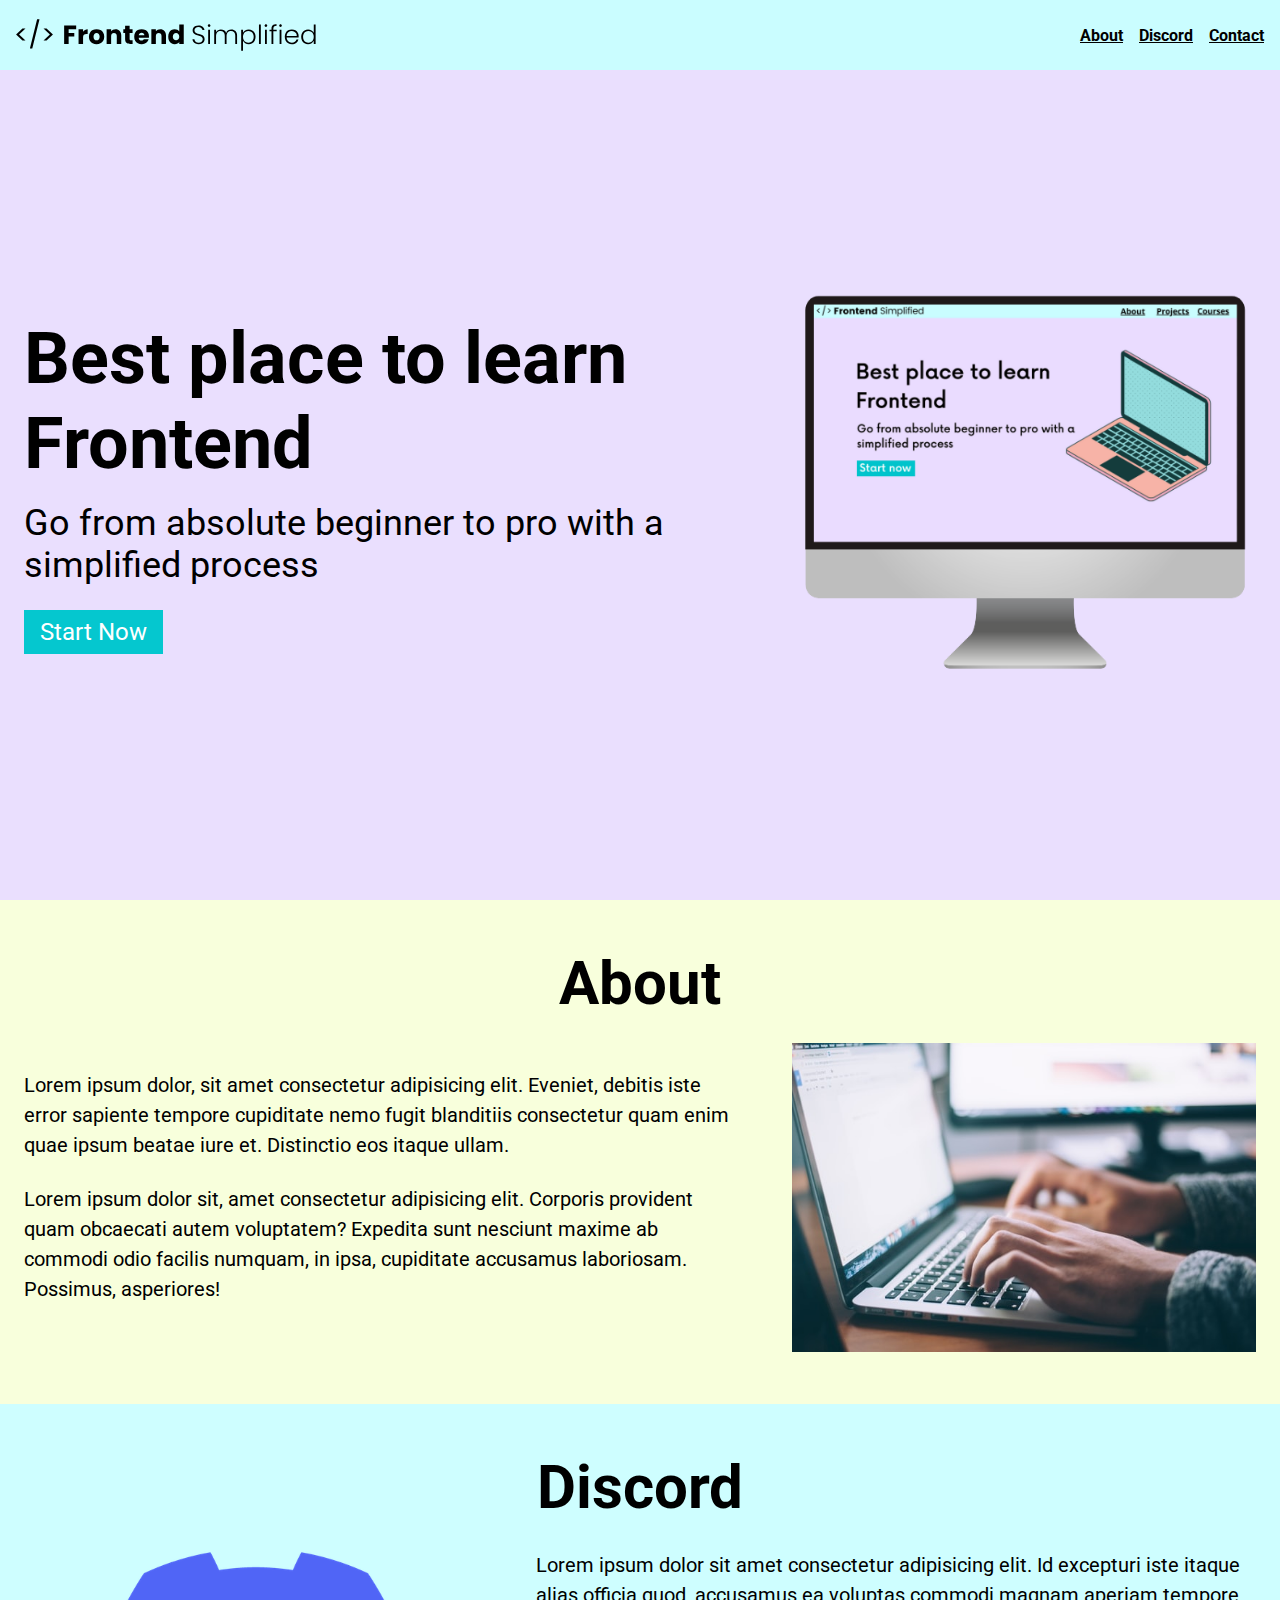
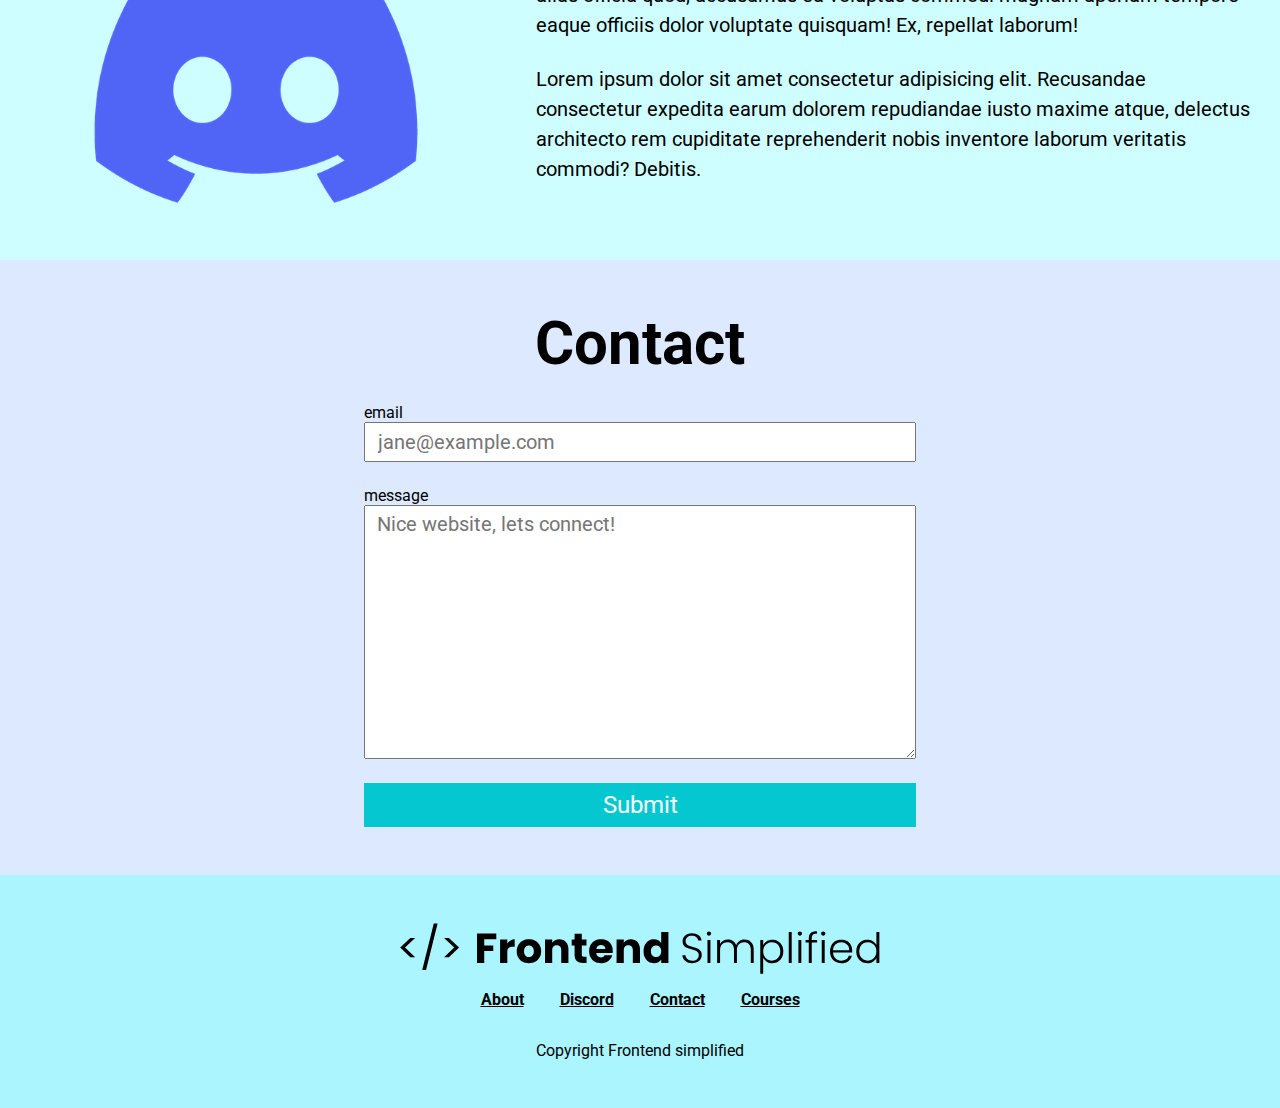
<file: index.html>
<!DOCTYPE html>
<html lang="en">
  <head>
    <meta charset="UTF-8" />
    <meta http-equiv="X-UA-Compatible" content="IE=edge" />
    <meta name="viewport" content="width=device-width, initial-scale=1.0" />
    <title>Document</title>
    <link rel="stylesheet" href="styles.css" />
  </head>
  <body>
    <section>
      <nav>
        <img src="./assets/FES.svg" class="logo" alt="" />
        <ul>
          <li><a href="#about">About</a></li>
          <li><a href="#discord">Discord</a></li>
          <li><a href="#contact">Contact</a></li>
        </ul>
      </nav>
      <header>
        <div class="row">
          <div class="home__description">
            <h1>Best place to learn Frontend</h1>
            <p class="subheader">
              Go from absolute beginner to pro with a simplified process
            </p>
                <button class="home__description--button">Start Now</button>
          </div>
          <figure>
            <img src="./assets/laptop.png" alt="Home page image" />
          </figure>
        </div>
      </header>
    </section>
    <main>
      <section id="about">
        <h2>About</h2>
        <div class="row">
          <div class="section_description">
            <div class="section__description--wrapper">
              <p class="section__description--para">
                Lorem ipsum dolor, sit amet consectetur adipisicing elit.
                Eveniet, debitis iste error sapiente tempore cupiditate nemo
                fugit blanditiis consectetur quam enim quae ipsum beatae iure
                et. Distinctio eos itaque ullam.
              </p>
              <p class="section__description--para">
                Lorem ipsum dolor sit, amet consectetur adipisicing elit.
                Corporis provident quam obcaecati autem voluptatem? Expedita
                sunt nesciunt maxime ab commodi odio facilis numquam, in ipsa,
                cupiditate accusamus laboriosam. Possimus, asperiores!
              </p>
            </div>
            <figure class="about__image--wrapper">
              <img src="./assets/about.jpg" alt="" />
            </figure>
          </div>
        </div>
      </section>

      <section id="discord">
        <h2>Discord</h2>
        <div class="row">
          <div class="section_description">
            <figure class="about__image--wrapper">
              <img src="./assets/discord.png" alt="Discord" />
            </figure>
            <div class="section__description--wrapper">
              <p class="section__description--para">
                Lorem ipsum dolor sit amet consectetur adipisicing elit. Id
                excepturi iste itaque alias officia quod, accusamus ea voluptas
                commodi magnam aperiam tempore eaque officiis dolor voluptate
                quisquam! Ex, repellat laborum!
              </p>
              <p class="section__description--para">
                Lorem ipsum dolor sit amet consectetur adipisicing elit.
                Recusandae consectetur expedita earum dolorem repudiandae iusto
                maxime atque, delectus architecto rem cupiditate reprehenderit
                nobis inventore laborum veritatis commodi? Debitis.
              </p>
            </div>
          </div>
        </div>
      </section>

      <section id="contact">
        <h2>Contact</h2>
        <form action="">
          <label for="email">email</label>
          <input type="email" placeholder="jane@example.com" />
          <label for="message">message</label>
          <textarea
            name="message"
            id=""
            cols="30"
            rows="10"
            placeholder="Nice website, lets connect!"
          ></textarea>
          <button>Submit</button>
        </form>
      </section>
    </main>
    <footer>
      <img class="footer__logo" src="./assets/FES.svg" alt="" />
      <div class="footer__links">
        <a class="footer__link" href="#about">About</a>
        <a class="footer__link" href="#discord">Discord</a>
        <a class="footer__link" href="#contact">Contact</a>
        <a class="footer__link" href="#courses">Courses</a>
      </div>
      <p>Copyright Frontend simplified</p>
    </footer>
  </body>
</html>
</file>
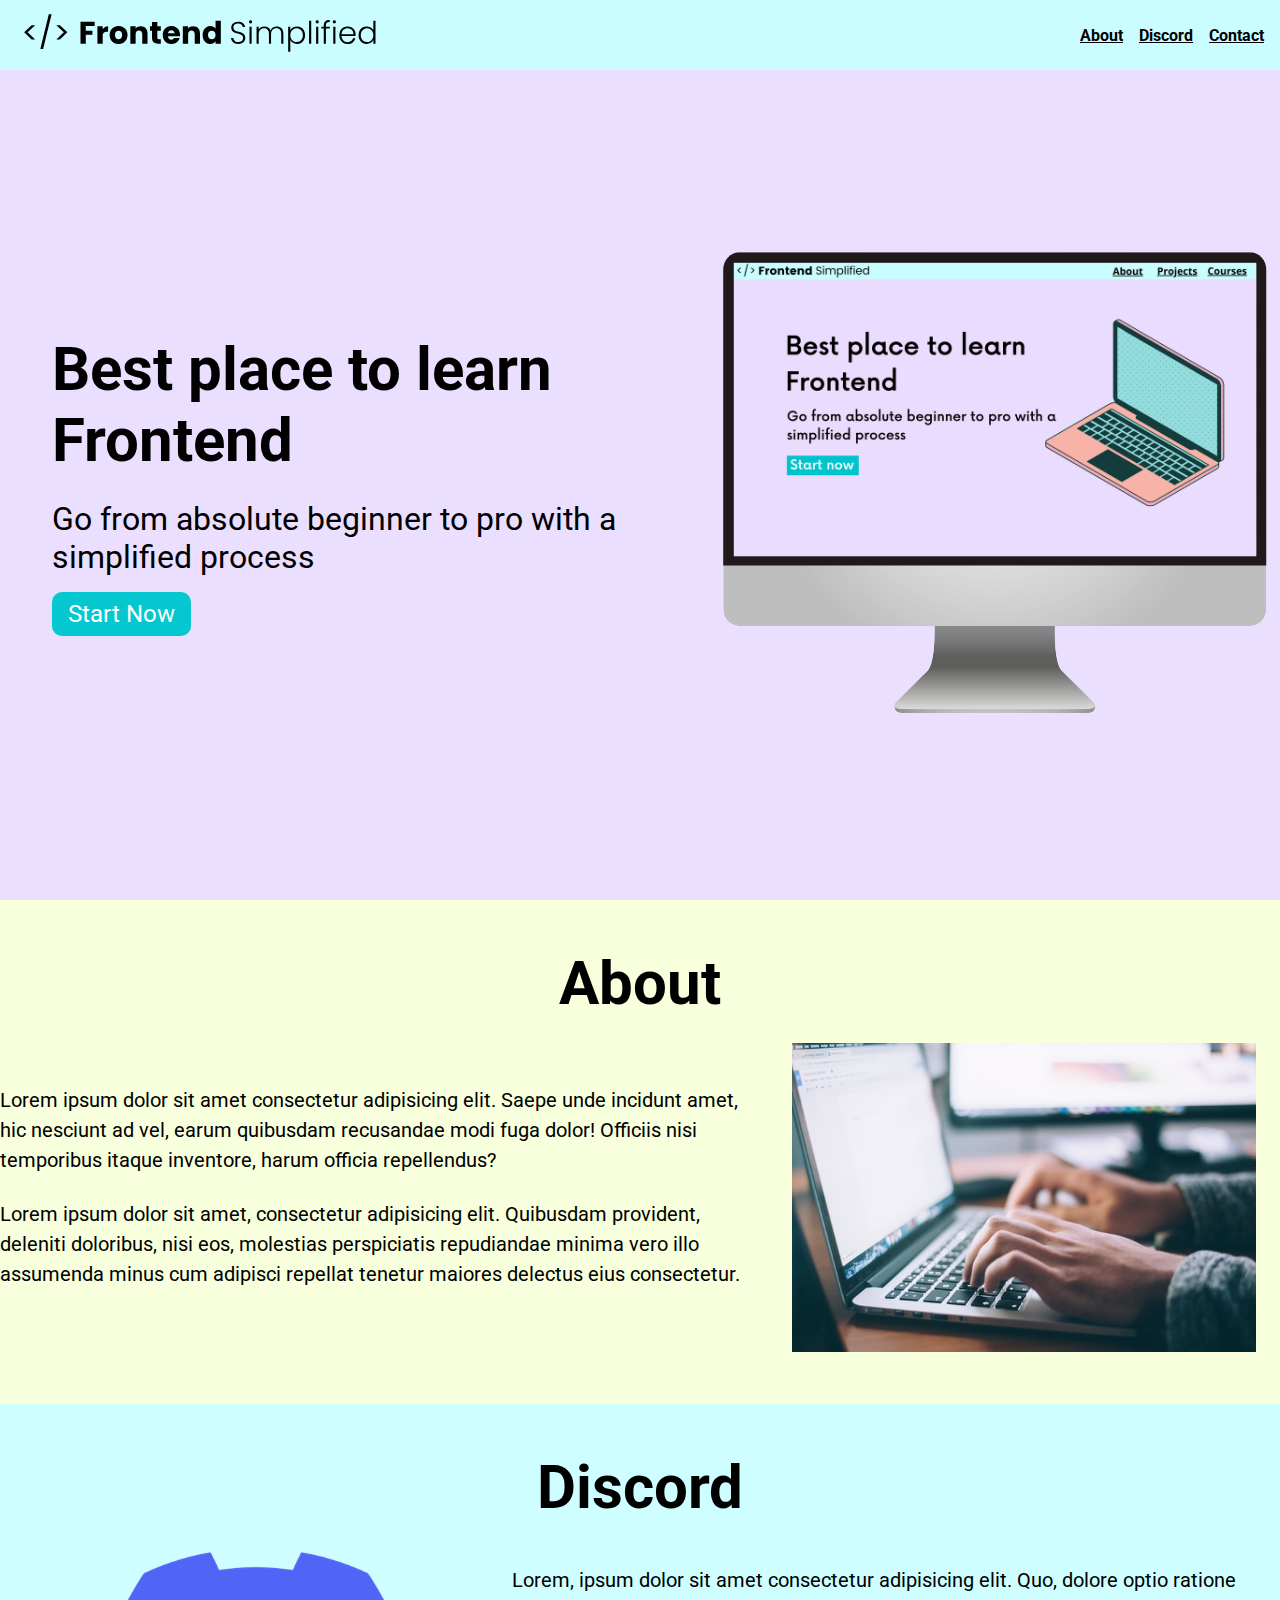
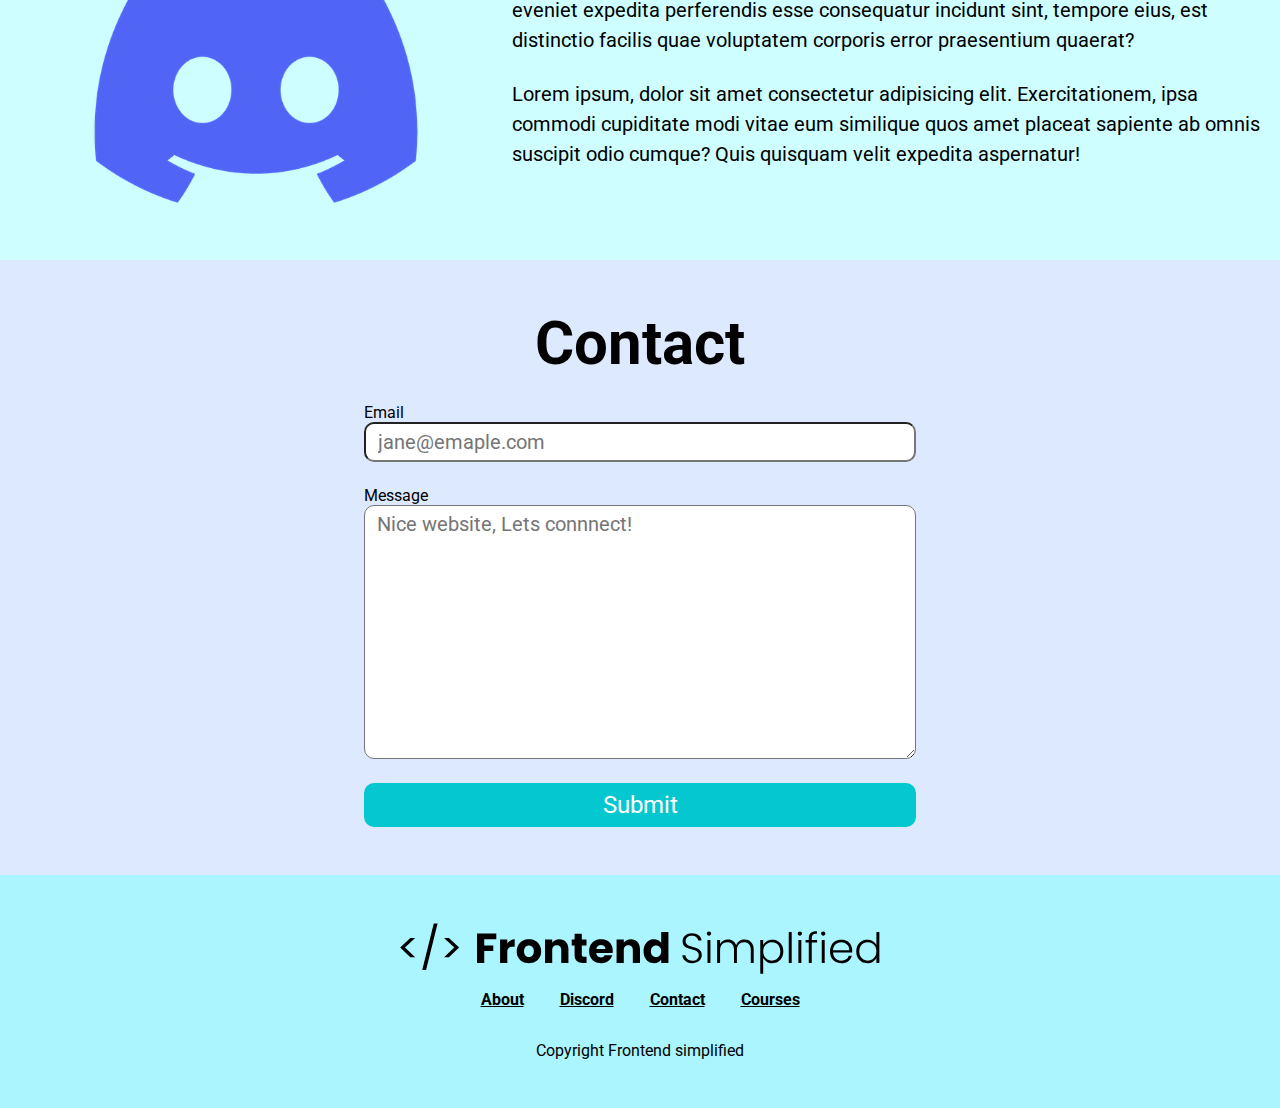
<file: index1.html>
<!DOCTYPE html>
<html lang="en">
  <head>
    <meta charset="UTF-8" />
    <meta http-equiv="X-UA-Compatible" content="IE=edge" />
    <meta name="viewport" content="width=device-width, initial-scale=1.0" />
    <title>Document</title>
    <link rel="stylesheet" href="styles1.css" />
  </head>
  <body>
    <nav>
      <figure>
        <img src="./assets/FES.svg" class="logo" alt="" />
      </figure>
      <ul>
        <li><a href="#about">About</a></li>
        <li><a href="#discord">Discord</a></li>
        <li><a href="#contact">Contact</a></li>
      </ul>
    </nav>
    <section id="home">
      <div class="home-wrapper">
        <div class="row">
          <div class="home-description-wrap">
            <h1>Best place to learn Frontend</h1>
            <p class="home-description-para">
              Go from absolute beginner to pro with a simplified process
            </p>
            <button class="home__description--button">Start Now</button>
          </div>
          <figure>
            <img src="./assets/laptop.png" alt="" />
          </figure>
        </div>
      </div>
    </section>
    <main>
      <section id="about">
        <h2>About</h2>
        <div class="row">
          <div class="section-description">
            <div class="section-description-wrapper">
              <p class="section-description-para">
                Lorem ipsum dolor sit amet consectetur adipisicing elit. Saepe
                unde incidunt amet, hic nesciunt ad vel, earum quibusdam
                recusandae modi fuga dolor! Officiis nisi temporibus itaque
                inventore, harum officia repellendus?
              </p>
              <p class="section-description-para">
                Lorem ipsum dolor sit amet, consectetur adipisicing elit.
                Quibusdam provident, deleniti doloribus, nisi eos, molestias
                perspiciatis repudiandae minima vero illo assumenda minus cum
                adipisci repellat tenetur maiores delectus eius consectetur.
              </p>
            </div>
            <figure class="about-img-wrapper">
              <img src="./assets/about.jpg" alt="" />
            </figure>
          </div>
        </div>
      </section>
      <section id="discord">
        <h2>Discord</h2>
        <div class="row">
            <div class="section-description">

                
                <figure class="about-img-wrapper">
                    <img src="./assets/discord.png" alt="" />
                </figure>
                <div class="section-description-wrapper">
                    <p class="section-description-para">
                        Lorem, ipsum dolor sit amet consectetur adipisicing elit. Quo,
                        dolore optio ratione eveniet expedita perferendis esse consequatur
                        incidunt sint, tempore eius, est distinctio facilis quae voluptatem
                        corporis error praesentium quaerat?
                    </p>
                    <p class="section-description-para">
                        Lorem ipsum, dolor sit amet consectetur adipisicing elit.
                        Exercitationem, ipsa commodi cupiditate modi vitae eum similique
                        quos amet placeat sapiente ab omnis suscipit odio cumque? Quis
                        quisquam velit expedita aspernatur!
                    </p>
                </div>
            </div>
        </div>
      </section>
      <section id="contact">
        <h2>Contact</h2>
        <div class="form">
          <form action="">
            <label for="">Email</label>
            <input
              type="email"
              name="Email"
              id=""
              placeholder="jane@emaple.com"
            />
            <label for="">Message</label>
            <textarea
              name="message"
              id=""
              cols="30"
              rows="10"
              placeholder="Nice website, Lets connnect!"
            ></textarea>
            <button>Submit</button>
          </form>
        </div>
      </section>
    </main>
    <footer>
       
            <img class="footer-logo" src="./assets/FES.svg" alt="">
  
        <div class="nav-links">
            <a class="footer-link" href="#about">About</a>
            <a class="footer-link" href="discord">Discord</a>
            <a class="footer-link" href="#contact">Contact</a>
            <a class="footer-link" href="#courses">Courses</a>
        </div>
        <p>Copyright Frontend simplified</p>
    </footer>
  </body>
</html>
</file>
<file: styles.css>
@import url("https://fonts.googleapis.com/css2?family=Roboto:wght@300;400;500;700&display=swap");
* {
  box-sizing: border-box;
  padding: 0;
  margin: 0;
  font-family: "Roboto", sans-serif;
}

nav {
  height: 70px;
  display: flex;
  justify-content: space-between;
  align-items: center;
  padding: 0 16px;
  background-color: #cafdff;
}

header {
  background-color: #eadffe;
  height: calc(100ch - 70px);
  padding: 24px;
  display: flex;
  justify-content: center;
  align-items: center;
}
h1 {
  font-size: 72px;
}
.subheader {
  font-size: 36px;
  margin: 16px 0 24px 0;
}
button {
  background-color: #05c7cf;
  color: white;
  border: 0;
  padding: 8px 16px;
  font-size: 24px;
  cursor: pointer;
  transition: 600ms;
}
button:hover{
    border-radius: 15px;
    background-color: #084f51;
    transform: translatey(10px);
    margin-bottom: 10px;
    border: 10px solid white;
}

a {
  color: #000;
  font-size: 24;
  font-weight: 700;
}
.logo {
  width: 300px;
}

ul {
  display: flex;
}
li {
  list-style-type: none;
  padding-left: 16px;
}
.row {
  width: 100%;
  max-width: 1300px;
  display: flex;
  justify-content: center;
  align-items: center;
  margin: 0 auto;
}

#about,
#discord,
#contact,
footer {
  padding: 48px 0;
}

/*

ABOUT

*/

#about {
  background-color: #f8ffdc;
}

h2 {
  font-size: 60px;
  text-align: center;
  margin-bottom: 24px;
}
.section_description {
  display: flex;
  justify-content: space-between;
  align-items: center;
}

.about__image--wrapper {
  width: 40%;
}
img {
  width: 100%;
}
.section__description--wrapper {
  width: 60%;
}

.about__image--wrapper,
.section__description--wrapper {
  padding: 0 24px;
}
.section__description--para {
  font-size: 20px;
  line-height: 1.5;
  margin-bottom: 24px;
}

/*

Discord

*/

#discord {
  background-color: #cefeff;
}

.section_discord-description {
  display: flex;
  justify-content: space-between;
}

/*

Contact

*/

#contact {
  background-color: #dce9ff;
}
form {
  width: 100%;
  max-width: 600px;
  margin: 0 auto;
  display: flex;
  flex-direction: column;
  padding: 0 24px;
}

input,
textarea {
  margin-bottom: 24px;
  font-size: 20px;
  padding: 6px 12px;
}

/*

Footer

*/

footer {
  background-color: #aaf5ff;
  display: flex;
  flex-direction: column;
  align-items: center;
}
.footer__logo {
  max-width: 480px;
  margin-bottom: 16px;
}

.footer__links {
  margin-bottom: 32px;
}
.footer__link {
  padding: 0 16px;
}

/* Small Phone s, Tablets, Larger Smartphones */
@media (max-width: 728px) {
    .row{
        flex-direction: column;
    }
    .home__description{
        margin-bottom: 24px;
        display: flex;
        flex-direction: column;
        align-items: center;
    }
    .home__description--button{
        max-width: 240px;
    }
    h1{
        text-align: center;
        font-size: 60px;
    }

    .subheader{
        text-align: center;
        font-size: 28px;
    }
    .section_description{
        flex-direction: column;
    }
    .section__description--wrapper{
        width: 100%;
    }
    .about__image--wrapper{
        width: 100%;
    }
    ul{
        display: none;
    }
    #discord .section_description{
        flex-direction: column-reverse;
    }
    .footer__logo{
        padding: 0 24px;
    }

    .footer__link{
        padding: 0 12px;
    }
    .footer__links{
        margin-bottom: 24px;
    }
}
</file>
<file: styles1.css>
@import url("https://fonts.googleapis.com/css2?family=Roboto:wght@300;400;500;700&display=swap");
* {
  box-sizing: border-box;
  padding: 0;
  margin: 0;
  font-family: "Roboto", sans-serif;
}
.logo{
  max-width: 400px;
  padding: 24px;
}
nav{
  max-height: 70px;
  display: flex;
  justify-content: space-between;
  align-items: center;
  background-color: #cafdff;
}
ul{
  display: flex;
  list-style: none;
  
}
a{
  font-size: 16px;
  font-weight: 700;
  padding-right: 16px;
  color: black;
}

.home-wrapper{
  display: flex;
  justify-content: space-between;
  align-items: center;
  height: calc(100vh - 70px);
  background-color: #eadffe;
}

.row{
  width: 100%;
  max-width: 1300px;
  display: flex;
  justify-content: space-between;
  align-items: center;
  margin: 0 auto;

}

.home-description-wrap{
  width: 100%;
  max-width: 600px;
  margin: 0 auto;
}

h1{
  font-size: 60px;
  margin-bottom: 24px;
}
.home-description-para{
  font-size: 32px;
  margin-bottom: 16px;
}
button{
padding: 8px 16px;
  font-size: 24px;
  color: white;
  background-color: #05c7cf;
  cursor: pointer;
  border: none;
  border-radius: 10px;
}


/*

ABOUT

*/

#about{
  padding: 48px 0;
  background-color: #f8ffdc;
}

h2{
  font-size: 60px;
  text-align: center;
  margin-bottom: 24px;
}
.section-description{
  display: flex;
  justify-content: space-between;
  align-items: center;
}
.section-description-wrapper{
  width: 60%;
}
.section-description-para{
  line-height: 1.5;
  font-size: 20px;
  margin-bottom: 24px;
  
  
}
p{

}

.about-img-wrapper{
  width: 40%;
  padding: 0 24px;
}

img{
  width: 100%;
}


/*

DISCORD

*/

#discord{
  background-color: #cefeff;
  padding: 48px 0;
}

/*

Contact

*/
#contact{
  background-color: #dce9ff;
  padding: 48px 0;
}
form{
  display: flex;
  flex-direction: column;
  width: 100%;
  max-width: 600px; 
  margin: 0 auto;
  padding: 0 24px;
}
input{
  margin-bottom: 16px;
  font-size: 20px;
  border-radius: 10px;
  padding: 6px 12px;
  margin-bottom: 24px;
}
textarea{
  font-size: 20px;
  border-radius: 10px;
  padding: 6px 12px;
  margin-bottom: 24px;
}
.form{
  display: flex;
  flex-direction: column;
  align-items: center;
}

/*

Footer

*/

footer{
  display: flex;
  flex-direction: column;
  justify-content: center;
  align-items: center;
  padding: 48px 0;
  background-color: #aaf5ff;
}

.footer-logo{
  max-width: 480px;
  margin-bottom: 16px;
}
.nav-links{
  margin-bottom: 32px;
}

.footer-link{
  padding: 0 16px;
}

@media (max-width: 728px){

  .row{
    display: flex;
    flex-direction: column;
  }
  .section-description{
    display: flex;
    flex-direction: column;
  }

  #discord .section-description{
    display: flex;
    flex-direction: column-reverse;
  }
  h1{
    font-size: 48px;
    text-align: center;
  }
  .home-description-wrap{
    display: flex;
    flex-direction: column;
    margin: 0 auto;
    align-items: center;
  }
  .home-description-para{
    font-size: 32px;
    text-align: center;
  }
  .home__description--button{
    max-width: 240px;
  }

  ul{
    display: none;
  }

  .about-img-wrapper{
    width: 100%;
  }
  img{
    padding: 16px;
  }

  .section-description-para{
    line-height: 1.5;
    font-size: 20px;
    margin-bottom: 24px;
  }
.section-description-wrapper{
  width: 100%;
  padding: 0 16px;
}
.footer-link{
  padding: 0 12px;
}
}
</file>
